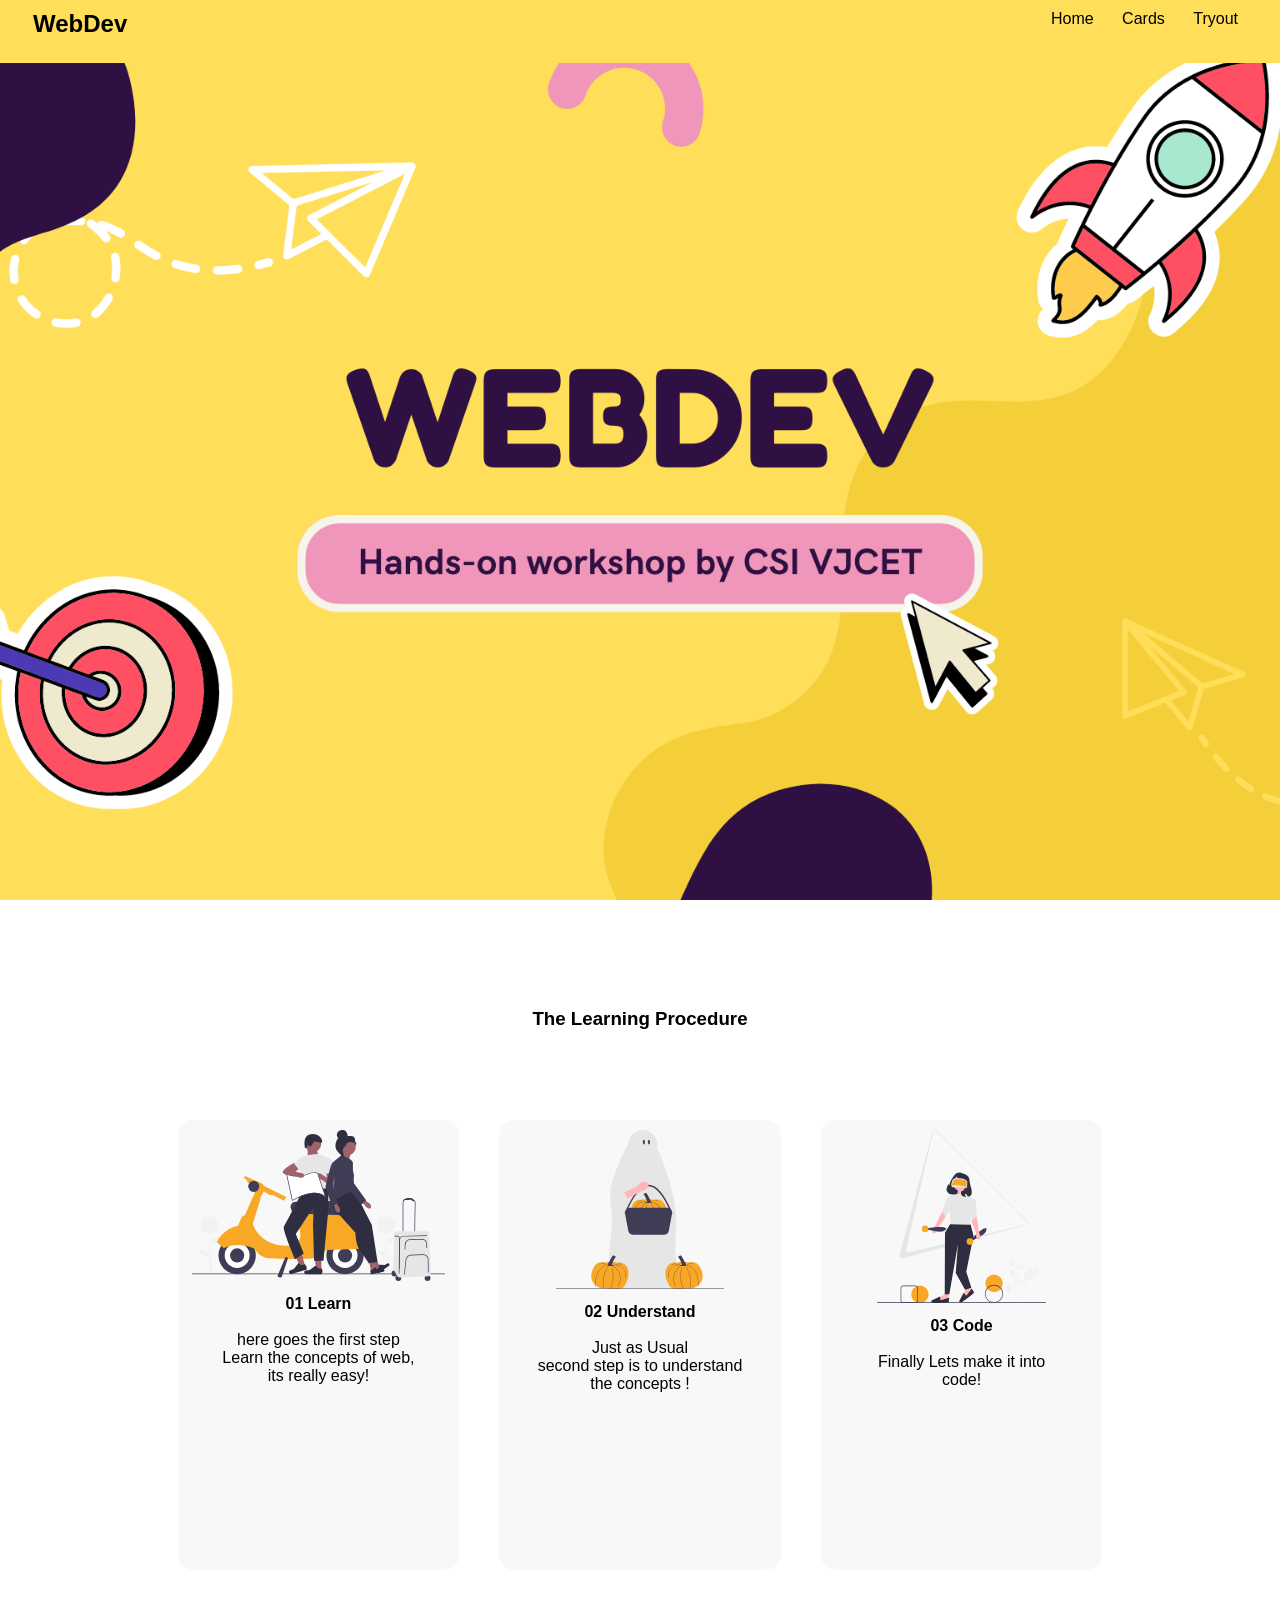
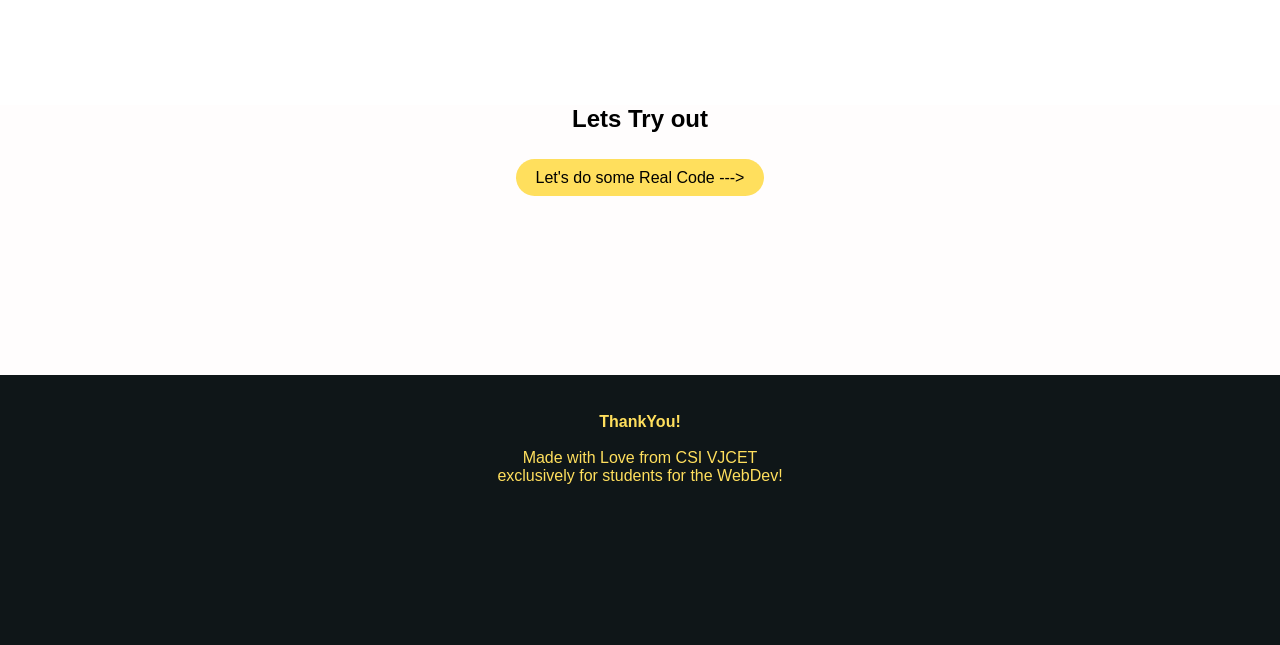
<file: index.html>
<!DOCTYPE html>
<html lang="en">
    <!-- The head part of the Web page -->
<head>
    <meta charset="UTF-8">
    <meta http-equiv="X-UA-Compatible" content="IE=edge">
    <meta name="viewport" content="widthdevice-width, initial-scale=1.0">
    <title>WebDev</title>
    <link rel="stylesheet" href="style.css">    <!-- to link the sytlesheet-->
</head>

<!-- Body Part Which is visible in browser -->
<body>

    <!--the first section is the navigation bar which contains the website logo and other main links-->

    <section class="nav">
        <!-- section is a block of area to hold similar data-->

        <div class="logo">
            <h1>WebDev</h1>
        </div>

        <!--this will be in top right -->

        <div class="nav-left">
           <a href="#home">Home</a>
           <a href="#cards">Cards</a>
           <a href="">Tryout</a> 
          
        </div>
        
    </section>

    <!--the header section is the area where the most thrilling part is displayed. it can be video,image,etc..-->

    <section class="header" id="home">

        <!-- Nothing to type because we placed an image via the style file style.css-->

    </section>
    
    <!-- lets create some cards :) -->
     
    <section id="cards" class="cards_space">

        <h3>The Learning Procedure</h3>

        <div class="cards">

            <div>
                <img class="card_img" src="images/undraw_traveling_re_s0cf.svg    " alt="">
                <br>
                <h4>01 Learn</h4>
                <br>
                <p>here goes the first step <br> Learn the concepts of web,<br> its really easy!</p>
            </div>

            <div>
                <img id="halloween" class="card_img" src="images/undraw_halloween_re_2kq1.svg" alt="">
                <br>
                <h4>02 Understand</h4>
                <br>
                <p>Just as Usual <br>second step is to understand <br>  the concepts !</p>
            </div>

            <div>

                <img id="halloween" class="card_img" src="images/undraw_game_world_re_e44j.svg" alt="">
                <br>
                <h4>03 Code</h4>
                <br>
                <p>Finally Lets make it into <br> code!</p>
            </div>

        </div>
        

     </section>
     
    <!-- Tryout Area -->

    <section class="tryout">
        
        <h1>Lets Try out</h1>
        <br><br>
       
        <a  id="tryout_link" href="tryout.html">Let's do some Real Code ---></a>

    </section>

     <!--Footer area -->

    <section class="footer">
        <br>
        <h4>ThankYou!</h4> <br>
        <p>Made with Love from CSI VJCET  <br> exclusively for students for the WebDev!</p>
    </section>
</body>
</html>
</file>
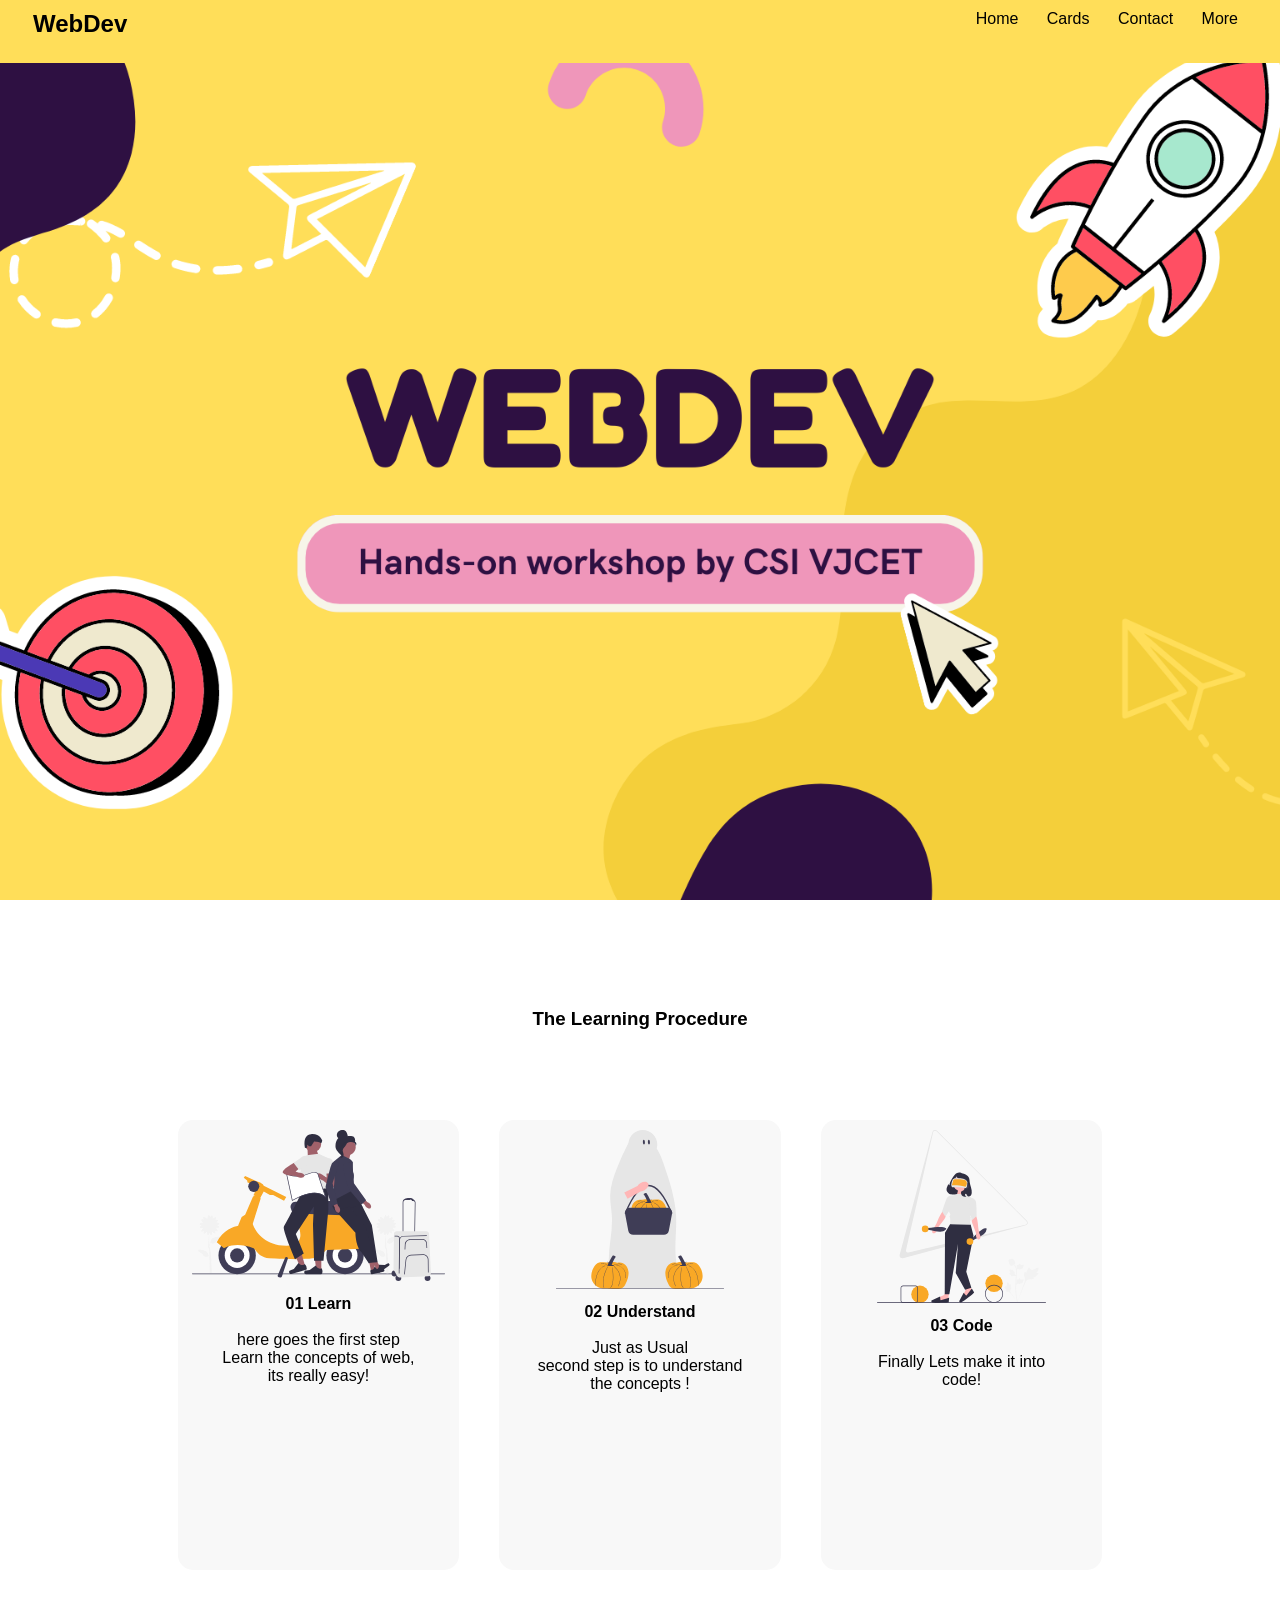
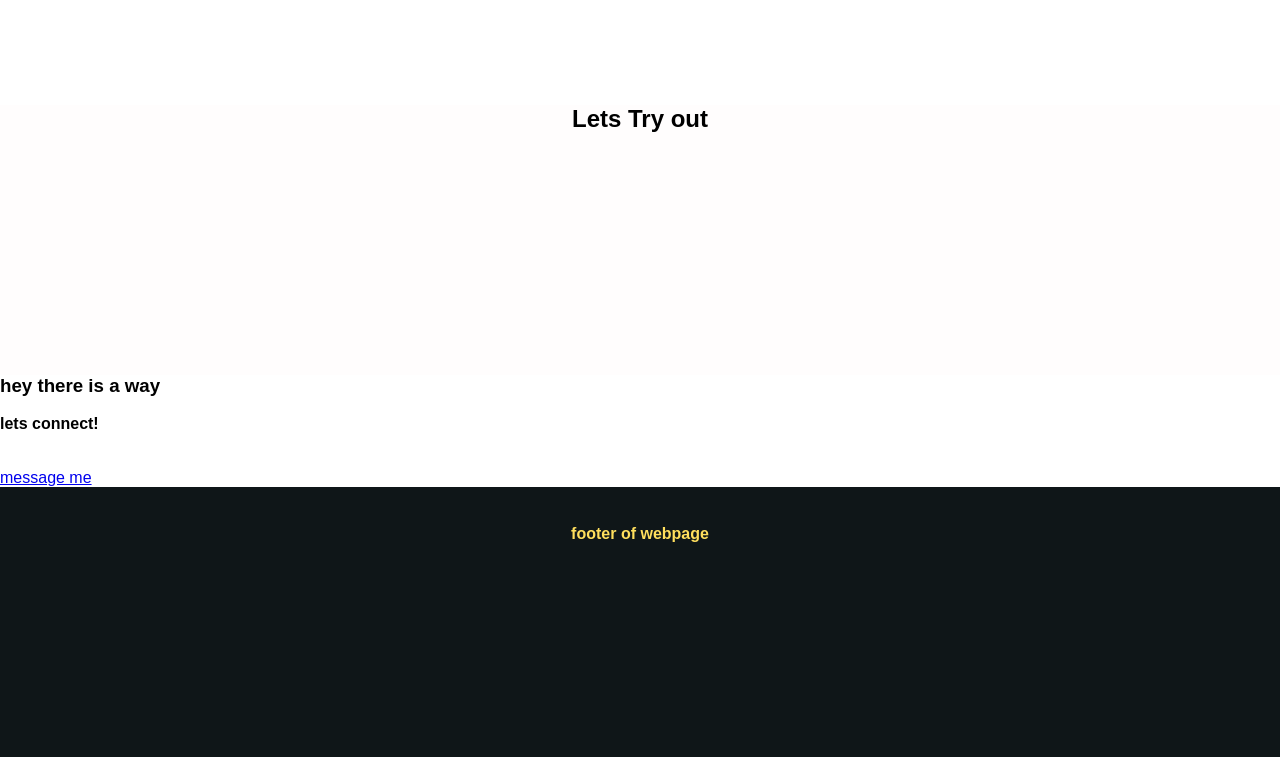
<file: web.html>
<!DOCTYPE html>
<html lang="en">
    <!-- The head part of the Web page -->
<head>
    <meta charset="UTF-8">
    <meta http-equiv="X-UA-Compatible" content="IE=edge">
    <meta name="viewport" content="widthdevice-width, initial-scale=1.0">
    <title>WebDev</title>
    <link rel="stylesheet" href="style.css">    <!-- to link the sytlesheet-->
</head>

<!-- Body Part Which is visible in browser -->
<body>

    <!--the first section is the navigation bar which contains the website logo and other main links-->

    <section class="nav">
        <!-- section is a block of area to hold similar data-->

        <div class="logo">
            <h1>WebDev</h1>
        </div>

        <!--this will be in top right -->

        <div class="nav-left">
           <a href="#home">Home</a>
           <a href="#cards">Cards</a>
           <a href="">Contact</a> 
           <a href="">More</a>
        </div>
        
    </section>

    <!--the header section is the area where the most thrilling part is displayed. it can be video,image,etc..-->

    <section class="header" id="home">

        <!-- Nothing to type because we placed an image via the style file style.css-->

    </section>
    
    <!-- lets create some cards :) -->
     
    <section id="cards" class="cards_space">

        <h3>The Learning Procedure</h3>

        <div class="cards">

            <div>
                <img class="card_img" src="/images/undraw_traveling_re_s0cf.svg    " alt="">
                <br>
                <h4>01 Learn</h4>
                <br>
                <p>here goes the first step <br> Learn the concepts of web,<br> its really easy!</p>
            </div>

            <div>
                <img id="halloween" class="card_img" src="/images/undraw_halloween_re_2kq1.svg" alt="">
                <br>
                <h4>02 Understand</h4>
                <br>
                <p>Just as Usual <br>second step is to understand <br>  the concepts !</p>
            </div>

            <div>

                <img id="halloween" class="card_img" src="/images/undraw_game_world_re_e44j.svg" alt="">
                <br>
                <h4>03 Code</h4>
                <br>
                <p>Finally Lets make it into <br> code!</p>
            </div>

        </div>
        

     </section>
     
    <!-- Tryout Area -->

    <section class="tryout">
        
        <h1>Lets Try out</h1>
















        

    </section>
    <!--lol dont stop!!! just create as much sections as you need... explore the process dude..-->
    
    <section>
        <div class="inside-div">
            <h3>hey there is a way</h3>
            <br>
            <h4>lets connect!</h4>
            <br><br>
            <!--this is how you can include a link to other page or to some divs or sections in the same page-->
            <a id="connect" href="https://www.instagram.com/csivjcet/" >message me</a>
    
        </div>
    </section>
    <!--a div is a division or a collection of certain elements.. its a small group-->
  
    <section class="footer">
        <br>
        <h4>footer of webpage</h4>
    </section>
</body>
</html>
</file>
<file: style.css>
*{
    padding: 0%;
    margin: 0%;
    font-family: 'Lucida Sans', 'Lucida Sans Regular', 'Lucida Grande', 'Lucida Sans Unicode', Geneva, Verdana, sans-serif;
    scroll-behavior: smooth;
}

/* the 3 code collections below is for styling the scrollbar*/
body::-webkit-scrollbar {
    width: 0px;
}

::-webkit-scrollbar-thumb {
     background:  rgb(255 204 62);;
     border-radius: 50px;
}

::-webkit-scrollbar-track {
     background: #ffffff; 
}

/* style code for the nav section*/
.nav{
    width: 100%;
    height: 7vh;
    display: inline-flex;
    flex-direction: row;
    background: rgb(255 222 89);
}

.logo{
    width: 30%;
}

.nav-left{
    margin-right: 30px;
    width: 70%;
    text-align: right;
    
}

.nav-left a{
    display: inline-flex;
    padding: 10px 12px;
    color: #000000;
    text-decoration: none;
}

.nav h1{
    padding-left: 3px;
    color: #000000;
    padding-top: 10px;
    margin-left: 30px;
}

/* style code for the header section*/
.header{    
    height:100vh;
    background: url(images/header.png);
    background-position: center;
    background-repeat: no-repeat;
    background-size: cover;
    margin: auto;
    background-attachment: fixed; /* parallax scrolling effect */
}

.header h3{
    padding-top: 35px;
    text-align: center;
}

/* style code for the cards section*/

.cards_space{
    min-height: 60vh;
    
}

.cards_space h3{
    text-align: center;
    margin: 5vh auto;
}

.cards{
    display: flex;
    min-height: 70vh;
    margin: auto;
    flex-direction: row;
    flex-wrap: nowrap;
    justify-content: center;
}

.card_img{
    margin: 10px auto;
    width: 90%;
    height: auto;
    text-align: center; 
}

/* style code for image with halloween id*/
#halloween{
    height: min-content;
    width:60%;
    height: auto;
}

/* common styles for all cards*/
.cards>div{
    width: 22%;
    height: 50vh;
    background-color: #f8f8f8;
    margin: 5vh 20px;
    border-radius: 15px;
    text-align: center;
}

/* style code for tryout section*/

.tryout{
text-align: center;
min-height: 30vh;
height: max-content;
justify-content: center;
background-color: #fffdfd;
}

#tryout_link{
    margin: 5vh auto;
    text-decoration: none;
    padding: 10px 20px;
    background-color: #ffdf5d;
    border-radius: 20px;
    color: black;
}

/*code for footer area*/
.footer{
    min-height: 30vh;
    text-align: center;
    color: #ffdf5d;
    background: url(images/footer.png);
    background-size: cover;
    background-repeat: no-repeat;
    background-color: rgb(15, 22, 24);
    background-attachment: fixed;
}

.footer h4{
    padding-top: 20px;
}
</file>
